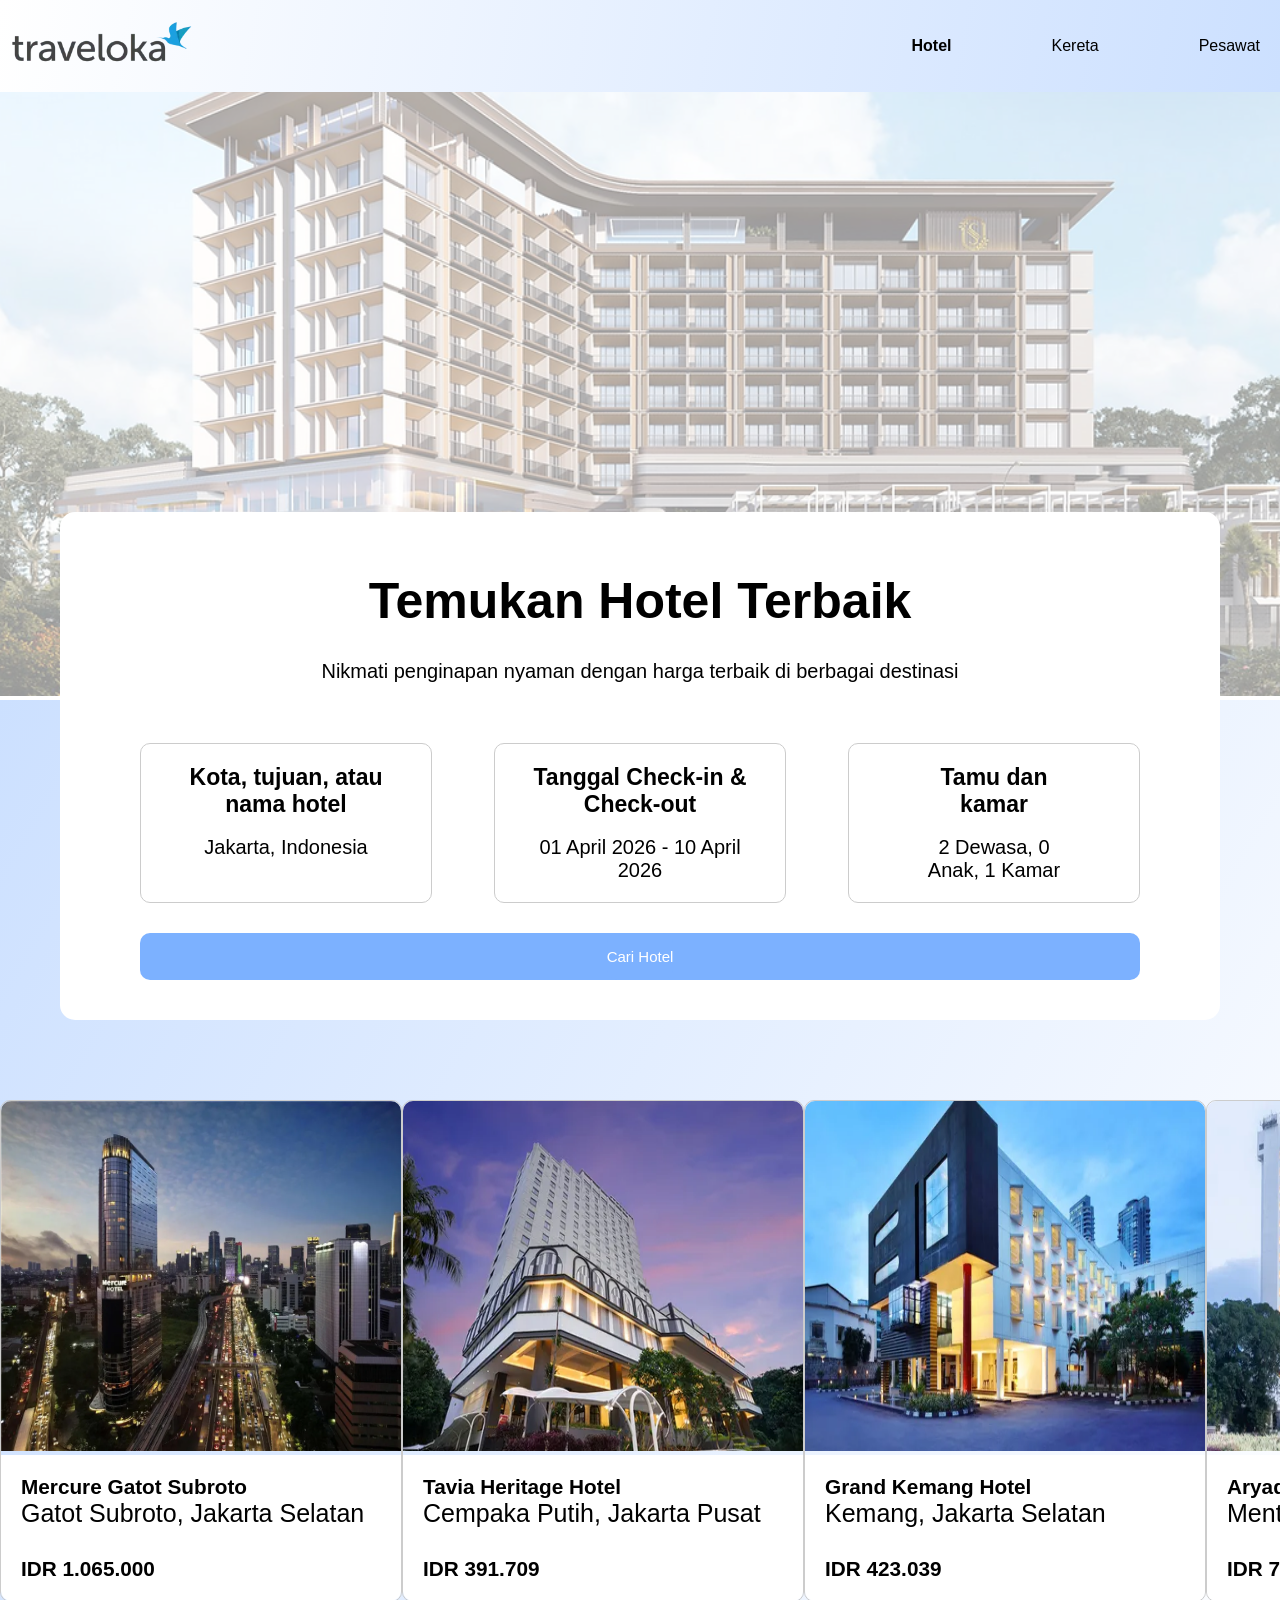
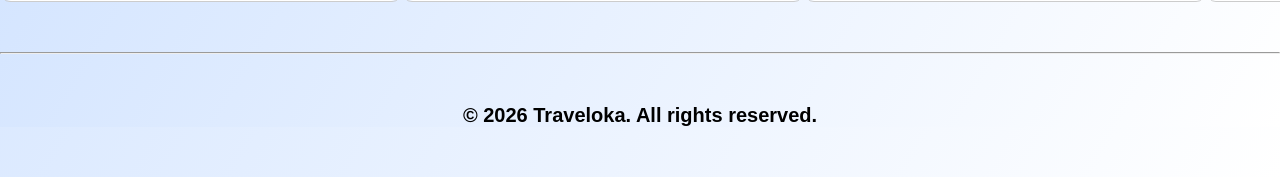
<file: index.html>
<!DOCTYPE html>
<html lang="en">
    <head>
        <meta charset="UTF-8">
        <meta name="viewport" content="width=device-width, initial-scale=1.0">
        <title>Hotel | Traveloka</title>
        <link rel="stylesheet" href="style.css">
        <link rel="stylesheet" href="global.css">
        <link rel="stylesheet" href="animation.css">
    </head>
    <body>
        

        <div class="headfoot" id="header1">
            <div class="containerNavbar" id="header">
                <div class="item" id="headerGbr">
                    <img src="Asset_Tugas/Logo-Traveloka.webp" alt="">
                </div>
                
                <div class="item" id="headerText">
                    <p><a href="index.html"><b>Hotel</b></a></p>
                    <p><a href="kereta.html">Kereta</a></p>
                    <p><a href="pesawat.html">Pesawat</a></p>
                </div>
            </div>
        </div>

        

        <div class="item" id="putih">
            <div class="containerHotel" id="isiKotak">
                <h1 id="headCon">Temukan Hotel Terbaik</h1>
            </div>

            <div class="containerHotel" id="isiKotak">
                <p id="sub-headCon">Nikmati penginapan nyaman dengan harga terbaik di berbagai destinasi</p>
            </div>

            <div class="containerHotel" id="kotak">
                <div class="item" id="isiKotak1">
                    <h3>Kota, tujuan, atau nama hotel</h3>
                    <br>
                    <p>Jakarta, Indonesia</p>
                </div>

                <div class="item" id="isiKotak1">
                    <h3>Tanggal Check-in & Check-out</h3>
                    <br>
                    <p>01 April 2026 - 10 April 2026</p>
                </div>

                <div class="item" id="isiKotak1">
                    <h3>Tamu dan <br>kamar</h3>
                    <br>
                    <p>2 Dewasa, 0 <br> Anak, 1 Kamar</p>
                </div>
            </div>

            <div class="containerHotel2" id="isiKotak">
                <p class="btn">Cari Hotel</p>
            </div>
        </div>

        <div class="bgFoto">
            <img src="Asset_Tugas/Hotel-Header.png" alt="">
        </div>

        <div class="birumuda" id="cvr">
            <div class="birumuda" id="kotakHotel">
                <div class="container" id="kotakHotel1">
                    <div class="item" id="border">
                        <img src="Asset_Tugas/Hotel1.jpg" alt="">

                        <div id="teksHotel">
                            <h5>Mercure Gatot Subroto</h5>
                            <p>Gatot Subroto, Jakarta Selatan</p>
                            <br>
                            <h5>IDR 1.065.000</h5>
                        </div>
                    </div>

                    <div class="item" id="border">
                        <img src="Asset_Tugas/Hotel2.jpg" alt="">

                        <div class="item" id="teksHotel">
                            <h5>Tavia Heritage Hotel</h5>
                            <p>Cempaka Putih, Jakarta Pusat</p>
                            <br>
                            <h5>IDR 391.709</h5>
                        </div>
                    </div>

                    <div class="item" id="border">
                        <img src="Asset_Tugas/Hotel3.jpg" alt="">

                        <div class="item" id="teksHotel">
                            <h5>Grand Kemang Hotel</h5>
                            <p>Kemang, Jakarta Selatan</p>
                            <br>
                            <h5>IDR 423.039</h5>
                        </div>
                    </div>

                    <div class="item" id="border">
                        <img src="Asset_Tugas/Hotel4.jpg" alt="">
                        <div class="item" id="teksHotel">
                            <h5>Aryaduta Menteng</h4>
                            <p>Menteng, Jakarta Pusat</p>
                            <br>
                            <h5>IDR 778.051</h4>
                        </div>
                    </div>
                </div>
                <hr>

                <div class="container" id="footer">
                    <div class="item" >
                        <p><b>&copy; 2026 Traveloka. All rights reserved.</b></p>
                    </div>
                </div>
            </div>
        </div>
    </body>
</html>
</file>
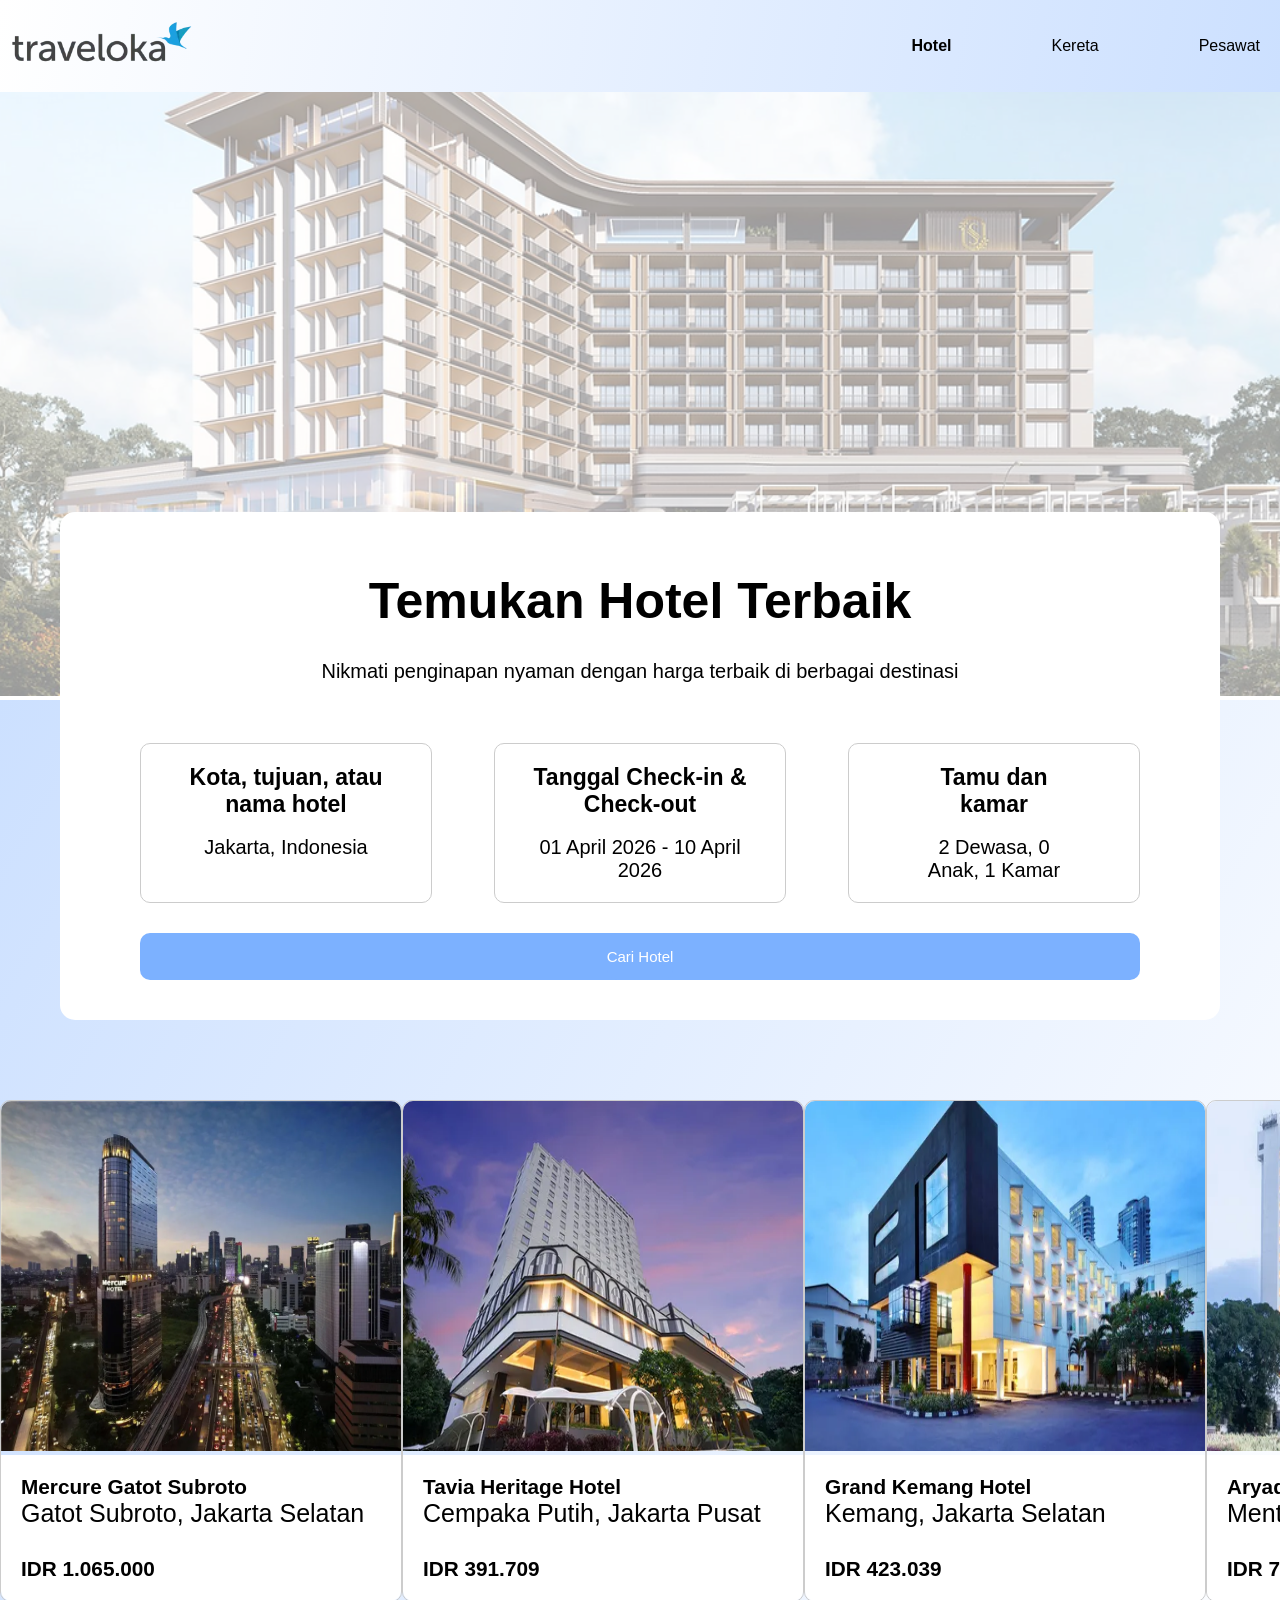
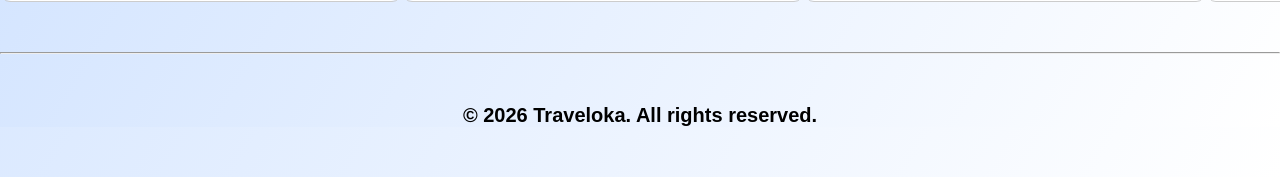
<file: hotel.html>
<!DOCTYPE html>
<html lang="en">
    <head>
        <meta charset="UTF-8">
        <meta name="viewport" content="width=device-width, initial-scale=1.0">
        <title>Hotel | Traveloka</title>
        <link rel="stylesheet" href="style.css">
        <link rel="stylesheet" href="global.css">
        <link rel="stylesheet" href="animation.css">
    </head>
    <body>
        

        <div class="headfoot" id="header1">
            <div class="containerNavbar" id="header">
                <div class="item" id="headerGbr">
                    <img src="Asset_Tugas/Logo-Traveloka.webp" alt="">
                </div>
                
                <div class="item" id="headerText">
                    <p><a href="hotel.html"><b>Hotel</b></a></p>
                    <p><a href="kereta.html">Kereta</a></p>
                    <p><a href="pesawat.html">Pesawat</a></p>
                </div>
            </div>
        </div>

        

        <div class="item" id="putih">
            <div class="containerHotel" id="isiKotak">
                <h1 id="headCon">Temukan Hotel Terbaik</h1>
            </div>

            <div class="containerHotel" id="isiKotak">
                <p id="sub-headCon">Nikmati penginapan nyaman dengan harga terbaik di berbagai destinasi</p>
            </div>

            <div class="containerHotel" id="kotak">
                <div class="item" id="isiKotak1">
                    <h3>Kota, tujuan, atau nama hotel</h3>
                    <br>
                    <p>Jakarta, Indonesia</p>
                </div>

                <div class="item" id="isiKotak1">
                    <h3>Tanggal Check-in & Check-out</h3>
                    <br>
                    <p>01 April 2026 - 10 April 2026</p>
                </div>

                <div class="item" id="isiKotak1">
                    <h3>Tamu dan <br>kamar</h3>
                    <br>
                    <p>2 Dewasa, 0 <br> Anak, 1 Kamar</p>
                </div>
            </div>

            <div class="containerHotel2" id="isiKotak">
                <p class="btn">Cari Hotel</p>
            </div>
        </div>

        <div class="bgFoto">
            <img src="Asset_Tugas/Hotel-Header.png" alt="">
        </div>

        <div class="birumuda" id="cvr">
            <div class="birumuda" id="kotakHotel">
                <div class="container" id="kotakHotel1">
                    <div class="item" id="border">
                        <img src="Asset_Tugas/Hotel1.jpg" alt="">

                        <div id="teksHotel">
                            <h5>Mercure Gatot Subroto</h5>
                            <p>Gatot Subroto, Jakarta Selatan</p>
                            <br>
                            <h5>IDR 1.065.000</h5>
                        </div>
                    </div>

                    <div class="item" id="border">
                        <img src="Asset_Tugas/Hotel2.jpg" alt="">

                        <div class="item" id="teksHotel">
                            <h5>Tavia Heritage Hotel</h5>
                            <p>Cempaka Putih, Jakarta Pusat</p>
                            <br>
                            <h5>IDR 391.709</h5>
                        </div>
                    </div>

                    <div class="item" id="border">
                        <img src="Asset_Tugas/Hotel3.jpg" alt="">

                        <div class="item" id="teksHotel">
                            <h5>Grand Kemang Hotel</h5>
                            <p>Kemang, Jakarta Selatan</p>
                            <br>
                            <h5>IDR 423.039</h5>
                        </div>
                    </div>

                    <div class="item" id="border">
                        <img src="Asset_Tugas/Hotel4.jpg" alt="">
                        <div class="item" id="teksHotel">
                            <h5>Aryaduta Menteng</h4>
                            <p>Menteng, Jakarta Pusat</p>
                            <br>
                            <h5>IDR 778.051</h4>
                        </div>
                    </div>
                </div>
                <hr>

                <div class="container" id="footer">
                    <div class="item" >
                        <p><b>&copy; 2026 Traveloka. All rights reserved.</b></p>
                    </div>
                </div>
            </div>
        </div>
    </body>
</html>
</file>
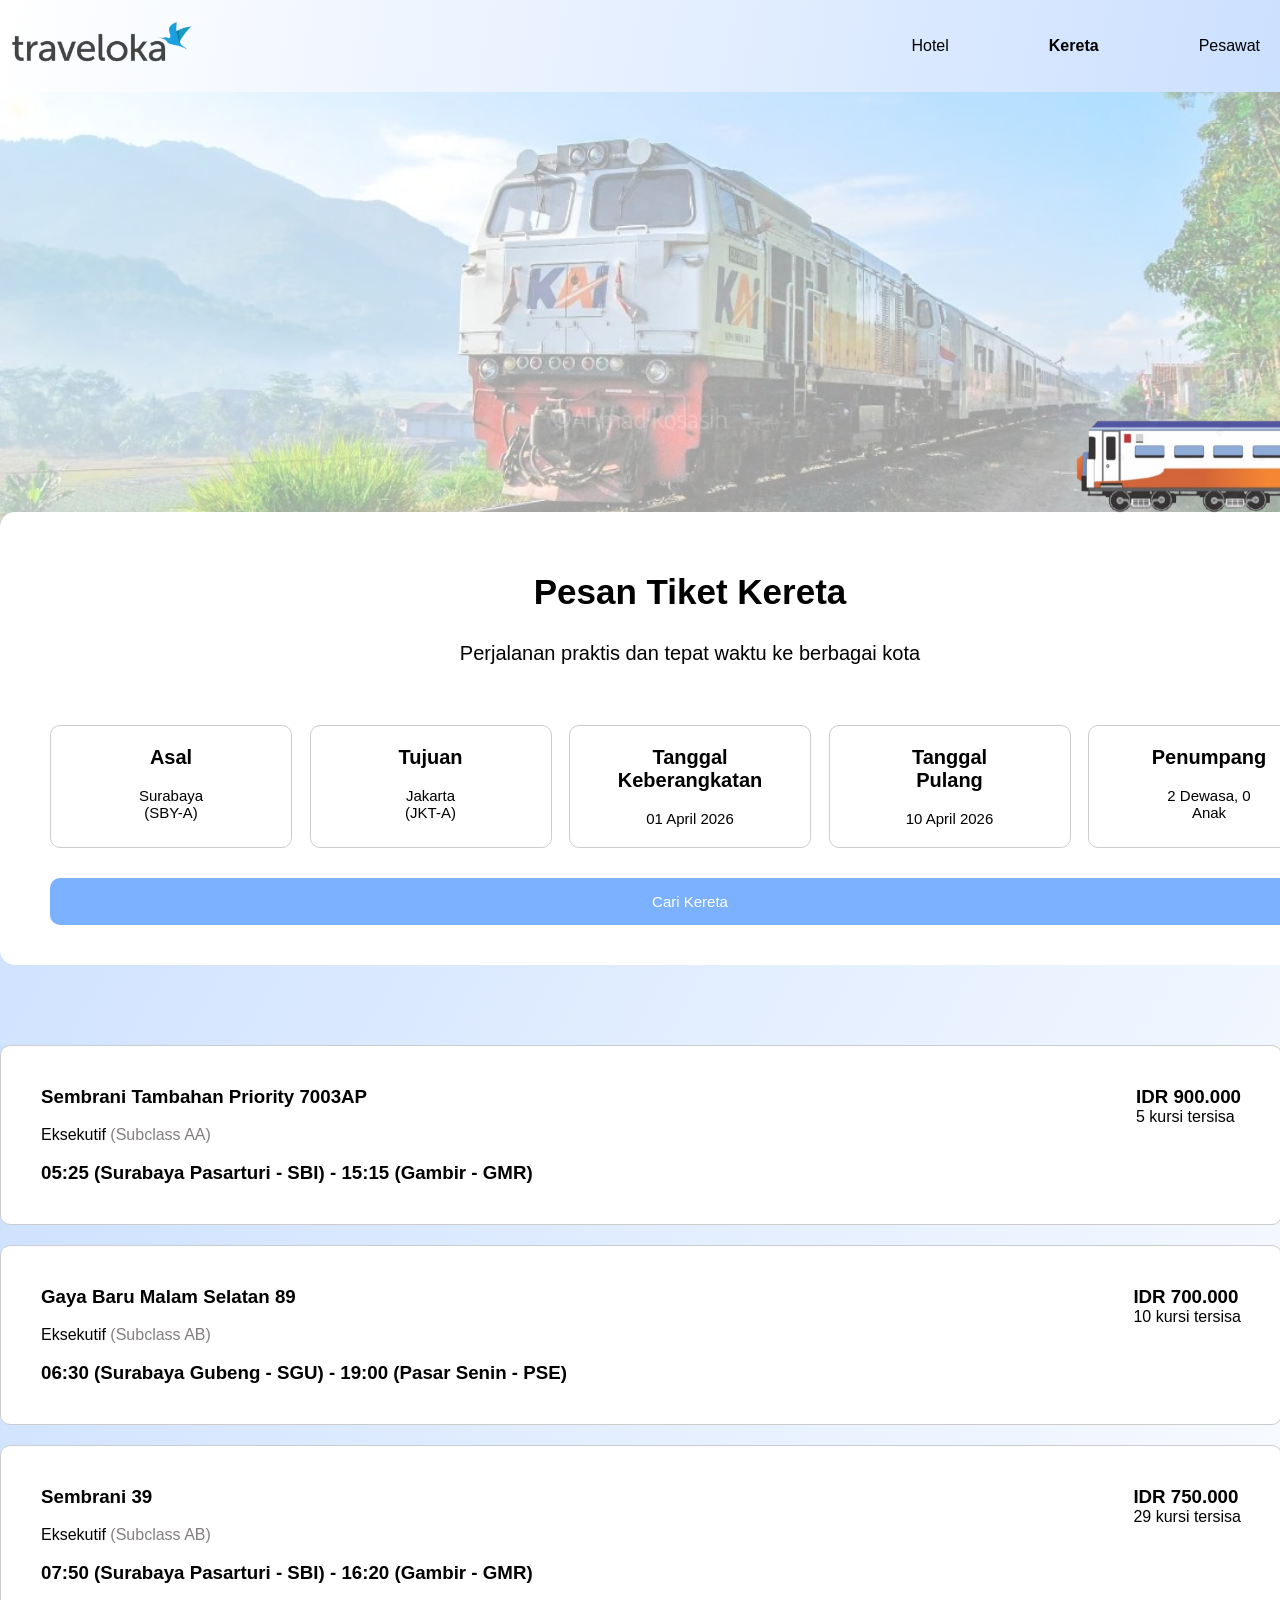
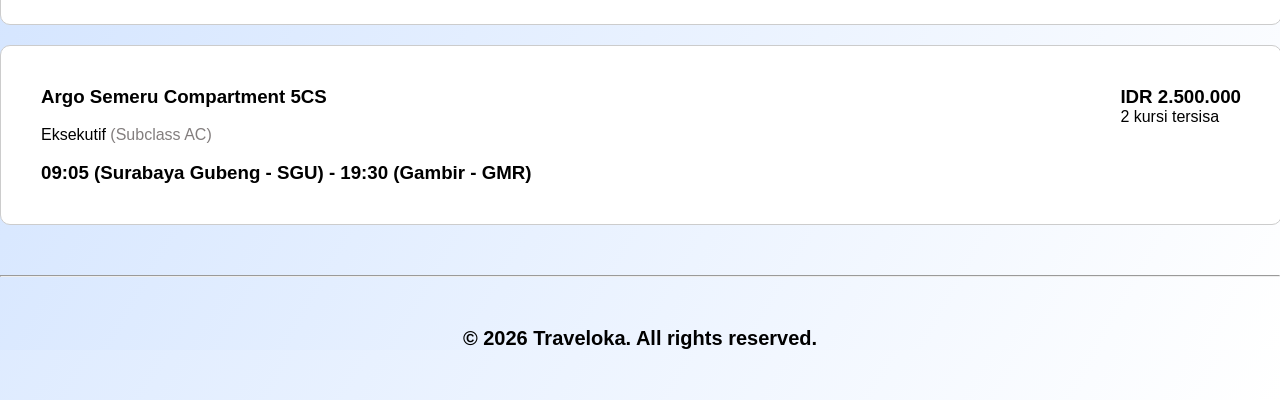
<file: kereta.html>
<!DOCTYPE html>
<html lang="en">
    <head>
        <meta charset="UTF-8">
        <meta name="viewport" content="width=device-width, initial-scale=1.0">
        <title>Kereta | Traveloka</title>
        <link rel="stylesheet" href="style.css">
        <link rel="stylesheet" href="global.css">
        <link rel="stylesheet" href="animation.css">
        <link rel="stylesheet" href="styleKereta.css">
    </head>
    <body>
        <div class="bgFotoKereta">
            <img src="Asset_Tugas/Kereta-Header.jpg" alt="">
        </div>

        <div class="headfoot" id="header1">
            <div class="containerNavbar" id="header">
                <div class="item" id="headerGbr">
                    <img src="Asset_Tugas/Logo-Traveloka.webp" alt="">
                </div>
                
                <div class="item" id="headerText">
                    <p><a href="index.html">Hotel</a></p>
                    <p><a href="kereta.html"><b>Kereta</b></a></p>
                    <p><a href="pesawat.html">Pesawat</a></p>
                </div>
            </div>
        </div>

        <div class="item" id="putihKereta">

            <div class="keretaGerak">
                <img src="Asset_Tugas/Kereta-Jalan.png" alt="">
            </div>

            <div class="containerKereta" id="isiKotakKereta">
                <h1 id="headConKereta">Pesan Tiket Kereta</h1>
            </div>

            <div class="containerKereta" id="isiKotakKereta">
                <p id="sub-headConKereta">Perjalanan praktis dan tepat waktu ke berbagai kota</p>
            </div>

            <div class="containerKereta" id="kotakKereta">
                <div class="item" id="isiKotak1Kereta">
                    <h3>Asal</h3>
                    <br>
                    <p>Surabaya <br>(SBY-A)</p>
                </div>

                <div class="item" id="isiKotak1Kereta">
                    <h3>Tujuan</h3>
                    <br>
                    <p>Jakarta <br>(JKT-A)</p>
                </div>

                <div class="item" id="isiKotak1Kereta">
                    <h3>Tanggal Keberangkatan</h3>
                    <br>
                    <p>01 April 2026</p>
                </div>

                <div class="item" id="isiKotak1Kereta">
                    <h3>Tanggal <br>Pulang</h3>
                    <br>
                    <p>10 April 2026</p>
                </div>

                <div class="item" id="isiKotak1Kereta">
                    <h3>Penumpang</h3>
                    <br>
                    <p>2 Dewasa, 0 <br> Anak</p>
                </div>
            </div>

            <div class="containerKereta2" id="isiKotak">
                <p class="btnKereta">Cari Kereta</p>
            </div>
        </div>

        <div class="birumuda" id="cvr">
            <div class="birumuda" id="kotakHotel">
                <div class="containerNavbar" id="kotakKereta1">
                    <div class="item" id="teksKiri">
                        <h3>Sembrani Tambahan Priority 7003AP</h3>
                        <br>
                        <p>Eksekutif <u id="abu">(Subclass AA)</u></p>
                        <br>
                        <h3>05:25 (Surabaya Pasarturi - SBI) - 15:15 (Gambir - GMR)</h3>
                    </div>

                    <div class="item" id="teksKanan">
                        <h3>IDR 900.000</h3>
                        <p>5 kursi tersisa</p>
                    </div>
                </div>

                <div class="containerNavbar" id="kotakKereta1">
                    <div class="item" id="teksKiri">
                        <h3>Gaya Baru Malam Selatan 89</h3>
                        <br>
                        <p>Eksekutif <u id="abu">(Subclass AB)</u></p>
                        <br>
                        <h3>06:30 (Surabaya Gubeng - SGU) - 19:00 (Pasar Senin - PSE)</h3>
                    </div>

                    <div class="item" id="teksKanan">
                        <h3>IDR 700.000</h3>
                        <p>10 kursi tersisa</p>
                    </div>
                </div>

                <div class="containerNavbar" id="kotakKereta1">
                    <div class="item" id="teksKiri">
                        <h3>Sembrani 39</h3>
                        <br>
                        <p>Eksekutif <u id="abu">(Subclass AB)</u></p>
                        <br>
                        <h3>07:50 (Surabaya Pasarturi - SBI) - 16:20 (Gambir - GMR)</h3>
                    </div>

                    <div class="item" id="teksKanan">
                        <h3>IDR 750.000</h3>
                        <p>29 kursi tersisa</p>
                    </div>
                </div>
                

                <div class="containerNavbar" id="kotakKereta2">
                    <div class="item" id="teksKiri">
                        <h3>Argo Semeru Compartment 5CS</h3>
                        <br>
                        <p>Eksekutif <u id="abu">(Subclass AC)</u></p>
                        <br>
                        <h3>09:05 (Surabaya Gubeng - SGU) - 19:30 (Gambir - GMR)</h3>
                    </div>

                    <div class="item" id="teksKanan">
                        <h3>IDR 2.500.000</h3>
                        <p>2 kursi tersisa</p>
                    </div>
                </div>

                <hr>

                <div class="container" id="footer">
                    <div class="item" >
                        <p><b>&copy; 2026 Traveloka. All rights reserved.</b></p>
                    </div>
                </div>
            </div>
        </div>
    </body>
</html>
</file>
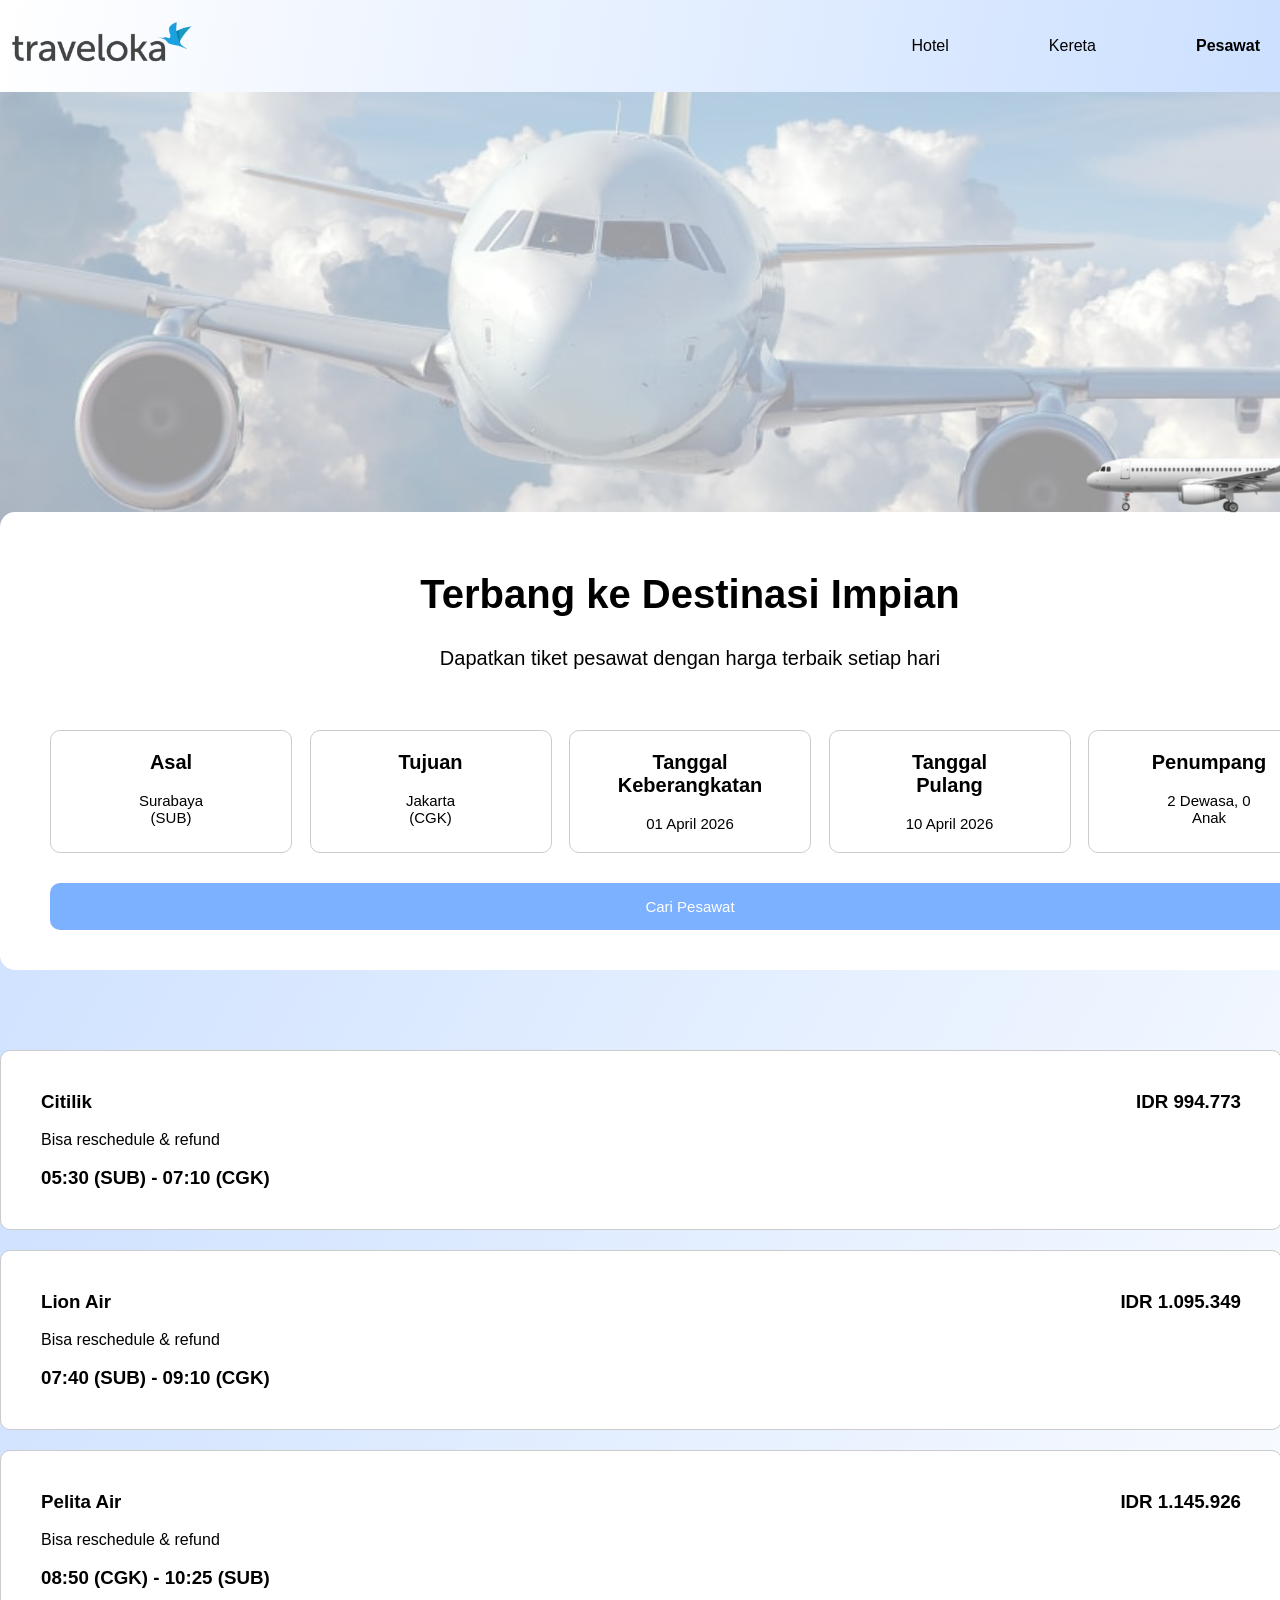
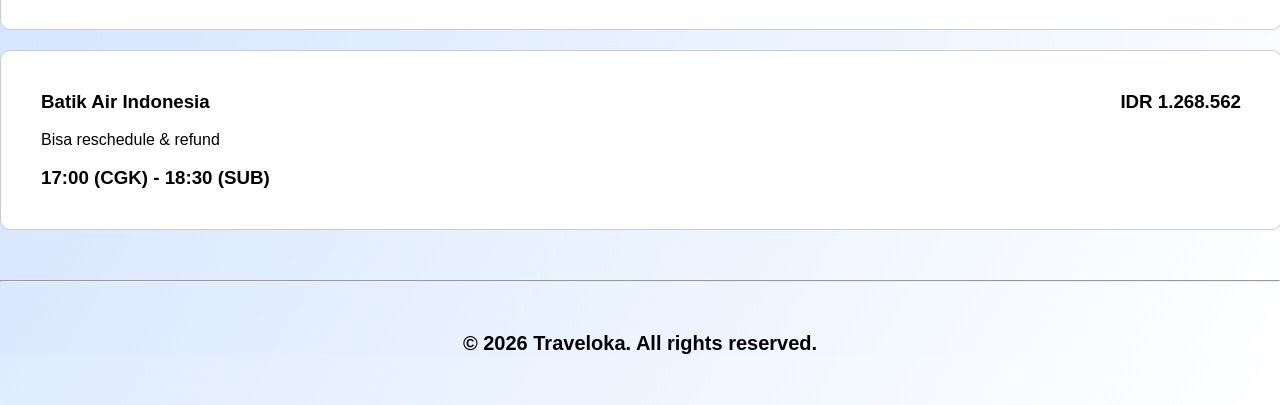
<file: pesawat.html>
<!DOCTYPE html>
<html lang="en">
    <head>
        <meta charset="UTF-8">
        <meta name="viewport" content="width=device-width, initial-scale=1.0">
        <title>Pesawat | Traveloka</title>
        <link rel="stylesheet" href="style.css">
        <link rel="stylesheet" href="global.css">
        <link rel="stylesheet" href="animation.css">
        <link rel="stylesheet" href="styleKereta.css">
        <link rel="stylesheet" href="stylePesawat.css">
    </head>
    <body>
        <div class="bgFotoKereta">
            <img src="Asset_Tugas/Pesawat-Header.jpg" alt="">
        </div>

        <div class="headfoot" id="header1">
            <div class="containerNavbar" id="header">
                <div class="item" id="headerGbr">
                    <img src="Asset_Tugas/Logo-Traveloka.webp" alt="">
                </div>
                
                <div class="item" id="headerText">
                    <p><a href="index.html">Hotel</a></p>
                    <p><a href="kereta.html">Kereta</a></p>
                    <p><a href="pesawat.html"><b>Pesawat</b></a></p>
                </div>
            </div>
        </div>

        <div class="item" id="putihKereta">

            <div class="pesawatGerak">
                <img src="Asset_Tugas/Pesawat-Jalan.png" alt="">
            </div>

            <div class="containerKereta" id="isiKotakKereta">
                <h1 id="headConPesawat">Terbang ke Destinasi Impian</h1>
            </div>

            <div class="containerKereta" id="isiKotakKereta">
                <p id="sub-headConKereta">Dapatkan tiket pesawat dengan harga terbaik setiap hari</p>
            </div>

            <div class="containerKereta" id="kotakKereta">
                <div class="item" id="isiKotak1Kereta">
                    <h3>Asal</h3>
                    <br>
                    <p>Surabaya <br>(SUB)</p>
                </div>

                <div class="item" id="isiKotak1Kereta">
                    <h3>Tujuan</h3>
                    <br>
                    <p>Jakarta <br>(CGK)</p>
                </div>

                <div class="item" id="isiKotak1Kereta">
                    <h3>Tanggal Keberangkatan</h3>
                    <br>
                    <p>01 April 2026</p>
                </div>

                <div class="item" id="isiKotak1Kereta">
                    <h3>Tanggal <br>Pulang</h3>
                    <br>
                    <p>10 April 2026</p>
                </div>

                <div class="item" id="isiKotak1Kereta">
                    <h3>Penumpang</h3>
                    <br>
                    <p>2 Dewasa, 0 <br> Anak</p>
                </div>
            </div>

            <div class="containerKereta2" id="isiKotak">
                <p class="btnKereta">Cari Pesawat</p>
            </div>
        </div>

        <div class="birumuda" id="cvr">
            <div class="birumuda" id="kotakHotel">
                <div class="containerNavbar" id="kotakKereta1">
                    <div class="item" id="teksKiri">
                        <h3>Citilik</h3>
                        <br>
                        <p>Bisa reschedule & refund</p>
                        <br>
                        <h3>05:30 (SUB) - 07:10 (CGK)</h3>
                    </div>

                    <div class="item" id="teksKanan">
                        <h3>IDR 994.773</h3>
                    </div>
                </div>

                <div class="containerNavbar" id="kotakKereta1">
                    <div class="item" id="teksKiri">
                        <h3>Lion Air</h3>
                        <br>
                        <p>Bisa reschedule & refund</p>
                        <br>
                        <h3>07:40 (SUB) - 09:10 (CGK)</h3>
                    </div>

                    <div class="item" id="teksKanan">
                        <h3>IDR 1.095.349</h3>
                    </div>
                </div>

                <div class="containerNavbar" id="kotakKereta1">
                    <div class="item" id="teksKiri">
                        <h3>Pelita Air</h3>
                        <br>
                        <p>Bisa reschedule & refund</p>
                        <br>
                        <h3>08:50 (CGK) - 10:25 (SUB)</h3>
                    </div>

                    <div class="item" id="teksKanan">
                        <h3>IDR 1.145.926</h3>
                    </div>
                </div>
                

                <div class="containerNavbar" id="kotakKereta2">
                    <div class="item" id="teksKiri">
                        <h3>Batik Air Indonesia</h3>
                        <br>
                        <p>Bisa reschedule & refund</p>
                        <br>
                        <h3>17:00 (CGK) - 18:30 (SUB)</h3>
                    </div>

                    <div class="item" id="teksKanan">
                        <h3>IDR 1.268.562</h3>
                    </div>
                </div>

                <hr>

                <div class="container" id="footer">
                    <div class="item" >
                        <p><b>&copy; 2026 Traveloka. All rights reserved.</b></p>
                    </div>
                </div>
            </div>
        </div>
    </body>
</html>
</file>
<file: style.css>
#headerGbr img {
    width: 200px;
}

#headerText {
    display: flex;
    text-align: center;
    gap: 90px;
    padding: 10px;

    transition: 0.5s;
}

#headerText a{
    text-decoration: none;
    transition: 0.2s;
    color: black;
    padding-right: 10px;
}

#header {
    justify-content: space-between;
    align-items: center;
}

#kotakHotel {
    position: relative;
    margin-top: 200px;
}


#cvr {
    position: relative;
    top: 100px;

    padding-top: 200px;
    padding-bottom: 50px;
}

#header1 {
    position: relative;
    z-index: 999;
}

#headCon {
    margin-top: 30px;
    font-size: 50px;
}

#sub-headCon {
    margin-top: 30px;
    margin-bottom: 30px;
    font-size: 20px;
}

#isiKotak {
    text-align: center;
    justify-content: center;
}

#putih {
    position: relative;

    margin-left: auto;
    margin-right: auto;
    max-width: 1000px;
    width: 100%;
    /* padding: 20px; */
    padding-bottom: 40px;
    padding-top: 30px;
    padding-left: 80px;
    padding-right: 80px;
    border-radius: 15px;
    background-color: white;

    top: 420px;
    z-index: 999;
}

#kotak {
    margin-top: 30px;
    margin-bottom: 30px;
    justify-content: space-between;
}

#isiKotak1 {
    padding: 20px;
    text-align: center;
    width: 250px;

    border-radius: 10px;
    border: 1px solid #CCCCCC;
}

#isiKotak1 h3{
    font-size: 23px;
}

#isiKotak1 p{
    font-size: 20px;
}

.btn {
    border-radius: 10px;
    background-color: #7CB1FF;
    padding-top: 15px;
    font-size: 15px;
    padding-bottom: 15px;
    color: white;
}

#kotakHotel1 {
    justify-content: space-between;
    margin-bottom: 50px;
}

#kotakHotel1 img{
    width: 400px;
    height: 350px;
    border-radius: 10px;
    border-bottom-left-radius: 0px;
    border-bottom-right-radius: 0px;
}

#border {
    border-radius: 10px;
    border: 1px solid #CCCCCC;

    transition: transform 0.5s;
}



#teksHotel {
    padding: 20px;
    font-size: 25px;
    background-color: white;
    border-radius: 10px;
    border-top-left-radius: 0px;
    border-top-right-radius: 0px;
}

#footer {
    font-size: 20px;
    margin-top: 50px;
    justify-content: center;
}
</file>
<file: global.css>
* {
    margin: 0;
    padding: 0;
    font-family: 'Poppins', sans-serif;
}

.containerNavbar {
    display: flex;
    margin-left: auto;
    margin-right: auto;
    max-width: 1800px;
    width: 100%;
    /* background-color: yellow; */
}

.container {
    display: flex;
    margin-left: auto;
    margin-right: auto;
    max-width: 1800px;
    width: 100%;
    /* background-color: yellow; */
}

.containerHotel {
    display: flex;
    margin-left: auto;
    margin-right: auto;
    max-width: 1000px;
    width: 100%;
    /* background-color: yellow; */
}

.containerKereta {
    display: flex;
    margin-left: auto;
    margin-right: auto;
    max-width: 1400px;
    width: 100%;
    /* background-color: rgb(0, 255, 42); */
}

.containerHotel2 {
    display: flex;
    margin-left: auto;
    margin-right: auto;
    max-width: 1000px;
    width: 100%;
    background-color: #7CB1FF;
    border-radius: 10px;
}

.item {
    border: 1px solid black;
    border: none;
}

.headfoot {
    background: linear-gradient(101deg, #FFFFFF, #CCE0FF);
}

.birumuda {
    background: linear-gradient(120deg,  #CCE0FF, #FFFFFF);
}

/* .bgFoto {
    background: url(Asset_Tugas/Hotel-Header.png);
    ini kalau mau pakai background url 
} */

.bgFoto img {
    width: 100%;

    opacity: 40%;
    position: fixed;
    top: 0px;
}
</file>
<file: animation.css>
#border:hover {
    transform: scale(1.1);
}

#headerText a:hover {
    font-weight: 600;
    color: black;
}
</file>
<file: styleKereta.css>
#putihKereta {
    position: relative;

    margin-left: auto;
    margin-right: auto;
    max-width: 1300px;
    width: 100%;

    padding-bottom: 40px;
    padding-top: 30px;

    padding-left: 50px;
    padding-right: 50px;

    border-radius: 15px;
    background-color: white;

    top: 420px;
    z-index: 999;
}

#isiKotakKereta {
    text-align: center;
    justify-content: center;
}

#kotakKereta {
    margin-top: 30px;
    margin-bottom: 30px;
    justify-content: space-between;
}

#isiKotak1Kereta {
    padding: 20px;
    text-align: center;
    width: 200px;

    border-radius: 10px;
    border: 1px solid #CCCCCC;
}

#isiKotak1Kereta h3{
    font-size: 20px;
}

#isiKotak1Kereta p{
    font-size: 15px;
}

.btnKereta {
    border-radius: 10px;
    background-color: #7CB1FF;
    padding-top: 15px;
    font-size: 15px;
    padding-bottom: 15px;
    color: white;
}

.containerKereta2 {
    display: flex;
    margin-left: auto;
    margin-right: auto;
    max-width: 1300px;
    width: 100%;
    background-color: #7CB1FF;
    border-radius: 10px;
}

#headConKereta {
    margin-top: 30px;
    font-size: 35px;
}

#sub-headConKereta {
    margin-top: 30px;
    margin-bottom: 30px;
    font-size: 20px;
}

.bgFotoKereta img {
    width: 100%;

    opacity: 40%;
    position: fixed;
    top: -100px;
}

#kotakKereta1 {
    justify-content: space-between;
    margin-bottom: 20px;

    border-radius: 10px;
    border: 1px solid #CCCCCC;

    background-color: white;

    padding-top: 40px;
    padding-bottom: 40px;
}

#kotakKereta2 {
    justify-content: space-between;
    margin-bottom: 50px;

    border-radius: 10px;
    border: 1px solid #CCCCCC;

    background-color: white;

    padding-top: 40px;
    padding-bottom: 40px;
}

#teksKiri {
    margin-left: 40px;
}

#teksKanan {
    margin-right: 40px;
}

#abu {
    text-decoration: none;
    color: #837e7e;
}

.keretaGerak img{
    position: absolute;
    max-width: 400px;
    width: 100%;
    top: -187px;
    right: -49px;
    animation: kereta 13s linear infinite;
}

@keyframes kereta {
    0% {
        transform: translateX(0) scaleX(1);
    }
    49.9% {
        transform: translateX(-1100px) scaleX(1);
    }
    50% {
        transform: translateX(-1100px) scaleX(-1);
        
    }
    99.9% {
        transform: translateX(0) scaleX(-1);
    }
    100% {
        transform: translateX(0) scaleX(1);
    }
}
</file>
<file: stylePesawat.css>
.pesawatGerak img{
    position: absolute;
    max-width: 300px;
    width: 100%;
    top: -198px;
    right: -5px;
    animation: pesawat 13s linear infinite;
}

@keyframes pesawat {
    0% {
        transform: translateX(0) scaleX(1) translateY(-130px);
        opacity: 0%;
    }
    49.9% {
        transform: translateX(-1100px) scaleX(1);
    }
    50% {
        transform: translateX(-1100px) scaleX(-1) translateY(0px);
        opacity: 100%;
    }
    99.9% {
        transform: translateX(0) scaleX(-1) translateY(-130px) rotateZ(20deg);
        opacity: 20%;
        
    }
    100% {
        transform: translateX(0) scaleX(1);
        opacity: 0%;
    }
}

#headConPesawat {
    margin-top: 30px;
    font-size: 40px;
}
</file>
